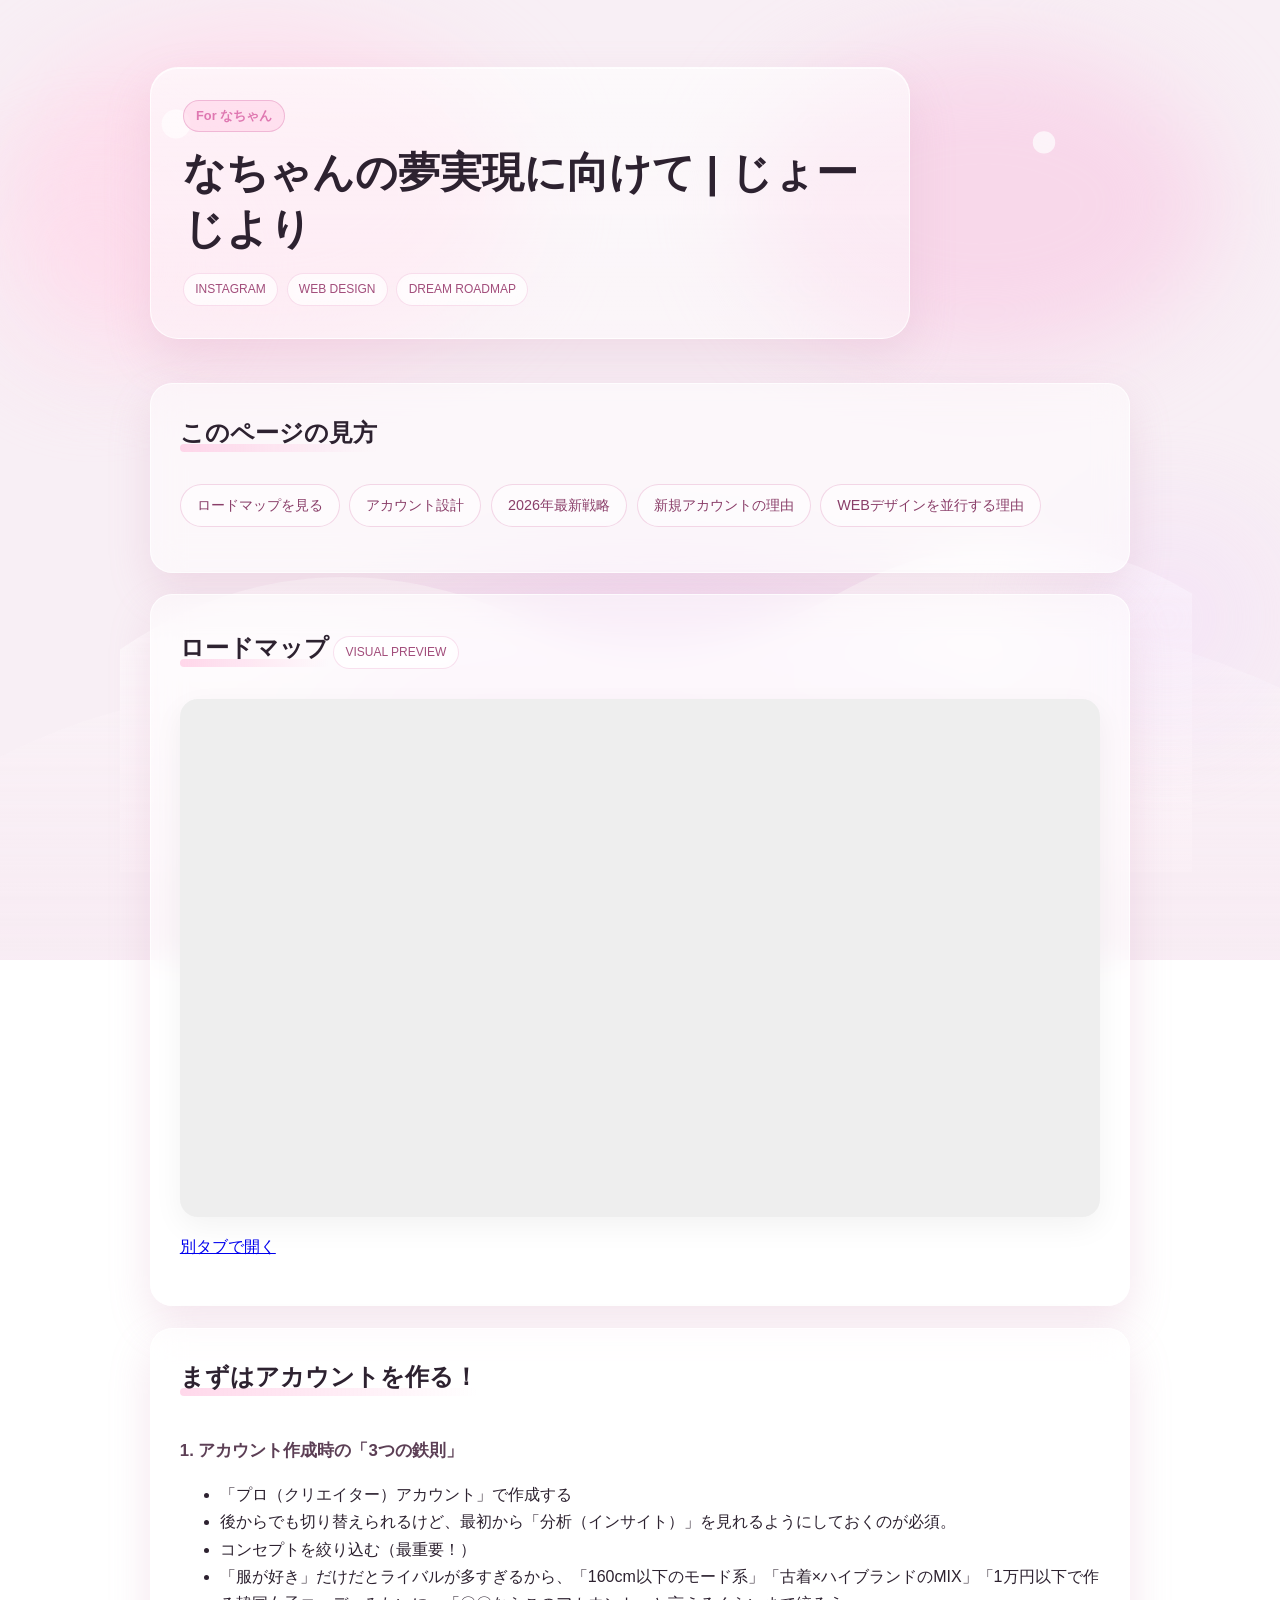
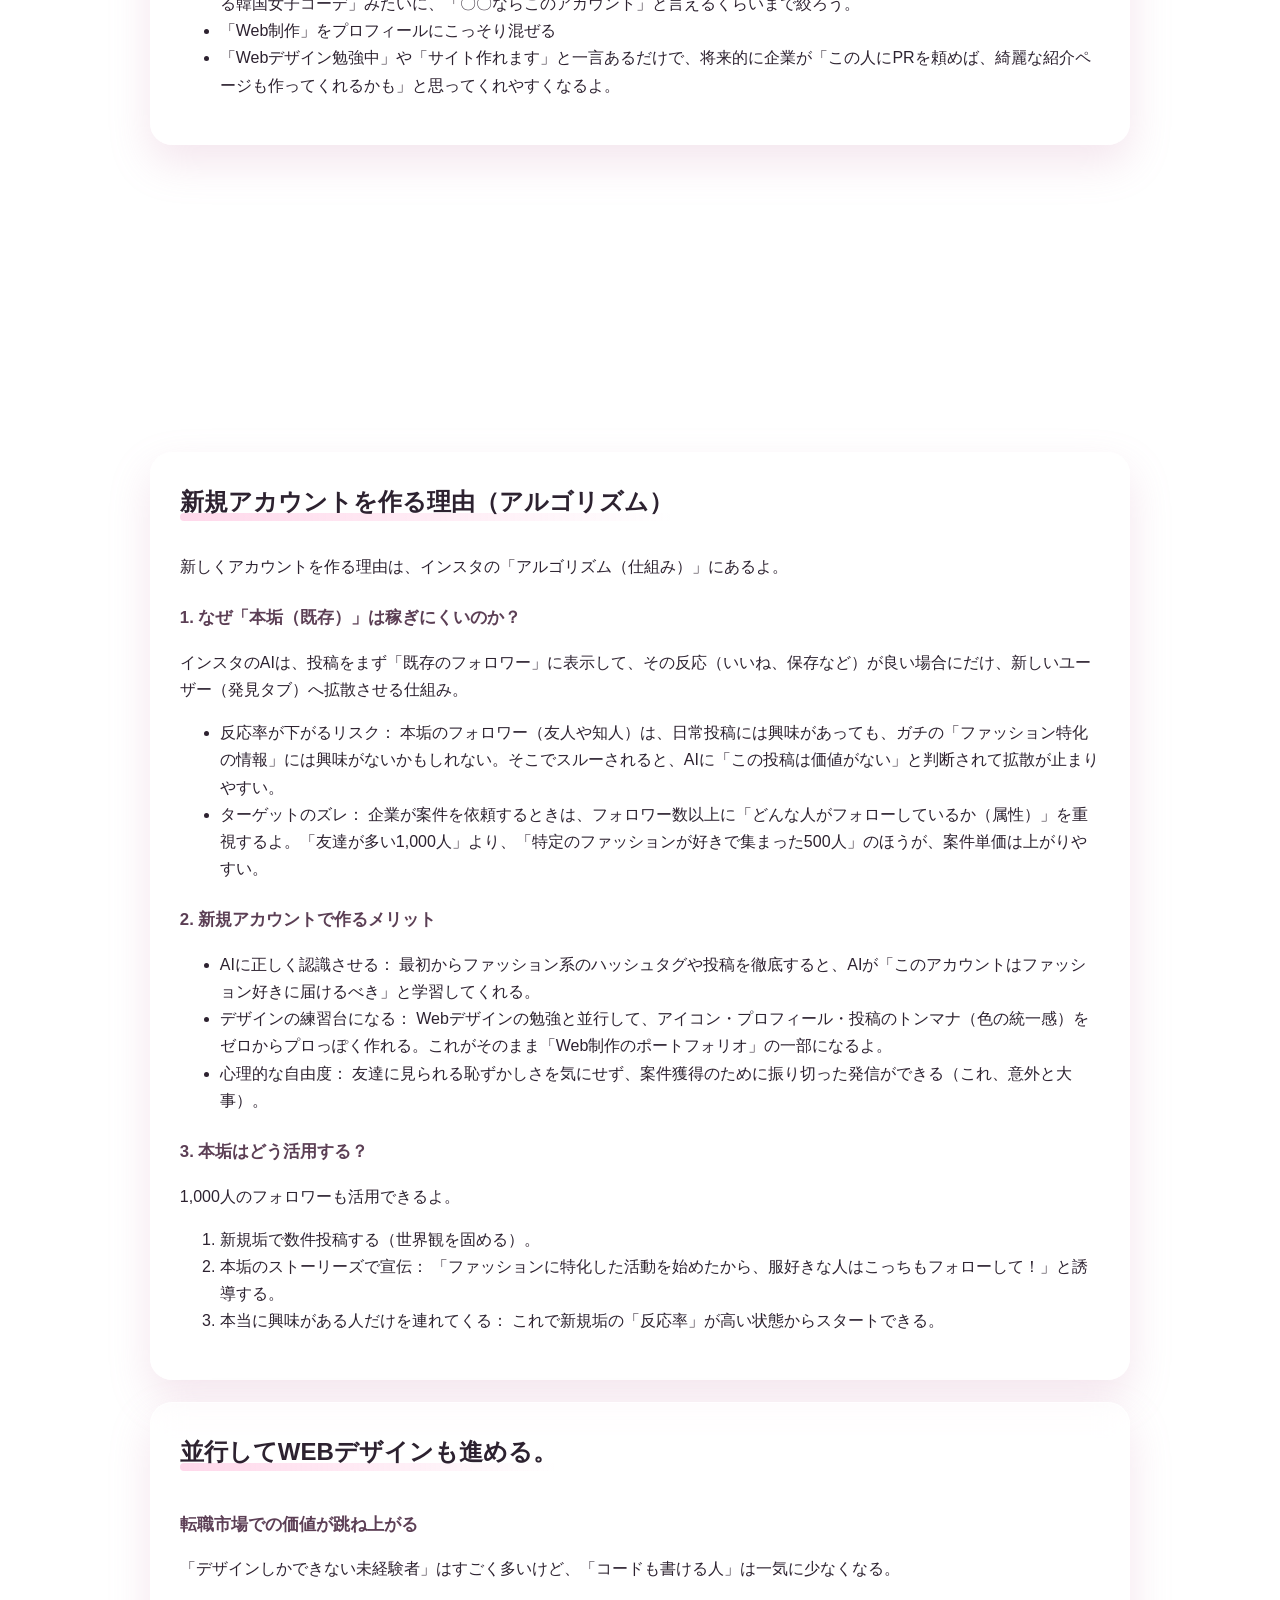
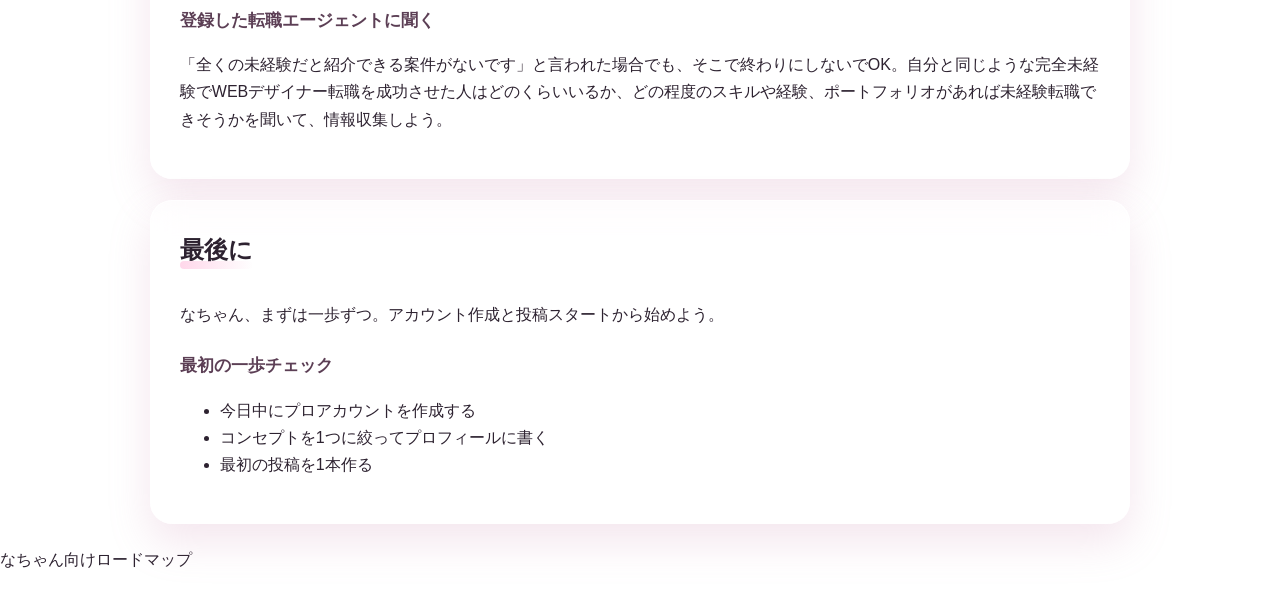
<file: index.html>
<!DOCTYPE html>
<html lang="ja">
  <head>
    <meta charset="UTF-8" />
    <meta name="viewport" content="width=device-width, initial-scale=1.0" />
    <title>なちゃんの夢実現に向けて | じょーじより</title>
    <link rel="stylesheet" href="./styles.css" />
    <style>
      /* 追加セクション用のボタンデザイン */
      .btn-wrapper {
        text-align: center;
        margin-top: 20px;
      }
      .detail-btn {
        display: inline-block;
        padding: 14px 30px;
        background: linear-gradient(135deg, #ff9a9e 0%, #fad0c4 100%);
        color: #fff;
        text-decoration: none;
        border-radius: 50px;
        font-weight: bold;
        box-shadow: 0 4px 15px rgba(255, 154, 158, 0.3);
        transition: transform 0.3s ease, box-shadow 0.3s ease;
      }
      .detail-btn:hover {
        transform: translateY(-2px);
        box-shadow: 0 6px 20px rgba(255, 154, 158, 0.5);
      }
    </style>
  </head>
  <body>
    <div class="mobile-topbar" aria-hidden="true">
      <p>なちゃんの夢実現に向けて</p>
      <span>じょーじより</span>
    </div>

    <header class="hero">
      <div class="container">
        <div class="hero-panel">
          <p class="badge">For なちゃん</p>
          <h1>なちゃんの夢実現に向けて | じょーじより</h1>
          <div class="hero-meta">
            <span>Instagram</span>
            <span>Web Design</span>
            <span>Dream Roadmap</span>
          </div>
        </div>
      </div>
    </header>

    <main class="container">
      <section class="card">
        <h2>このページの見方</h2>
        <ul class="quick-links">
          <li><a href="#canva">ロードマップを見る</a></li>
          <li><a href="#account">アカウント設計</a></li>
          <li><a href="#strategy2026">2026年最新戦略</a></li> <!-- リンク追加 -->
          <li><a href="#algorithm">新規アカウントの理由</a></li>
          <li><a href="#web-design">WEBデザインを並行する理由</a></li>
        </ul>
      </section>

      <section class="card" id="canva">
        <h2>ロードマップ</h2>
        <p class="eyebrow">Visual Preview</p>
        <div class="canva-embed-wrap">
          <iframe
            src="https://www.canva.com/design/DAHIQDkXpFA/n72L05N-6GajYRprVEq0FQ/view?embed"
            class="canva-embed"
            loading="lazy"
            allowfullscreen
            title="ロードマップデザイン"
          ></iframe>
        </div>
        <p><a href="https://www.canva.com/design/DAHIQDkXpFA/n72L05N-6GajYRprVEq0FQ/view?utm_content=DAHIQDkXpFA&utm_campaign=designshare&utm_medium=link2&utm_source=uniquelinks&utlId=h8fe95a4e21" target="_blank" rel="noopener noreferrer">別タブで開く</a></p>
      </section>

      <section class="card" id="account">
        <h2>まずはアカウントを作る！</h2>
        <h3>1. アカウント作成時の「3つの鉄則」</h3>
        <ul>
          <li>「プロ（クリエイター）アカウント」で作成する</li>
          <li>後からでも切り替えられるけど、最初から「分析（インサイト）」を見れるようにしておくのが必須。</li>
          <li>コンセプトを絞り込む（最重要！）</li>
          <li>「服が好き」だけだとライバルが多すぎるから、「160cm以下のモード系」「古着×ハイブランドのMIX」「1万円以下で作る韓国女子コーデ」みたいに、「〇〇ならこのアカウント」と言えるくらいまで絞ろう。</li>
          <li>「Web制作」をプロフィールにこっそり混ぜる</li>
          <li>「Webデザイン勉強中」や「サイト作れます」と一言あるだけで、将来的に企業が「この人にPRを頼めば、綺麗な紹介ページも作ってくれるかも」と思ってくれやすくなるよ。</li>
        </ul>
      </section>

      <!-- ★ここから挿入した新セクション -->
      <section class="card" id="strategy2026">
        <h2>【最新】2026年のインスタ戦略</h2>
        <p class="eyebrow">Advanced Strategy</p>
        <p>
          2026年のInstagramは、AIによる画像解析と「送信数（DMシェア）」が鍵！<br>
          Webデザイナーのスキルを活かした、最新の伸ばし方を別ページに詳しくまとめました。
        </p>
        <div class="btn-wrapper">
          <a href="instagram-growth.html" class="detail-btn">
            最新の戦略を詳しく見る →
          </a>
        </div>
      </section>
      <!-- ★ここまで -->

      <section class="card" id="algorithm">
        <h2>新規アカウントを作る理由（アルゴリズム）</h2>
        <p>
          新しくアカウントを作る理由は、インスタの「アルゴリズム（仕組み）」にあるよ。
        </p>
        <h3>1. なぜ「本垢（既存）」は稼ぎにくいのか？</h3>
        <p>
          インスタのAIは、投稿をまず「既存のフォロワー」に表示して、その反応（いいね、保存など）が良い場合にだけ、新しいユーザー（発見タブ）へ拡散させる仕組み。
        </p>
        <ul>
          <li>反応率が下がるリスク： 本垢のフォロワー（友人や知人）は、日常投稿には興味があっても、ガチの「ファッション特化の情報」には興味がないかもしれない。そこでスルーされると、AIに「この投稿は価値がない」と判断されて拡散が止まりやすい。</li>
          <li>ターゲットのズレ： 企業が案件を依頼するときは、フォロワー数以上に「どんな人がフォローしているか（属性）」を重視するよ。「友達が多い1,000人」より、「特定のファッションが好きで集まった500人」のほうが、案件単価は上がりやすい。</li>
        </ul>
        <h3>2. 新規アカウントで作るメリット</h3>
        <ul>
          <li>AIに正しく認識させる： 最初からファッション系のハッシュタグや投稿を徹底すると、AIが「このアカウントはファッション好きに届けるべき」と学習してくれる。</li>
          <li>デザインの練習台になる： Webデザインの勉強と並行して、アイコン・プロフィール・投稿のトンマナ（色の統一感）をゼロからプロっぽく作れる。これがそのまま「Web制作のポートフォリオ」の一部になるよ。</li>
          <li>心理的な自由度： 友達に見られる恥ずかしさを気にせず、案件獲得のために振り切った発信ができる（これ、意外と大事）。</li>
        </ul>
        <h3>3. 本垢はどう活用する？</h3>
        <p>1,000人のフォロワーも活用できるよ。</p>
        <ol>
          <li>新規垢で数件投稿する（世界観を固める）。</li>
          <li>本垢のストーリーズで宣伝： 「ファッションに特化した活動を始めたから、服好きな人はこっちもフォローして！」と誘導する。</li>
          <li>本当に興味がある人だけを連れてくる： これで新規垢の「反応率」が高い状態からスタートできる。</li>
        </ol>
      </section>

      <section class="card" id="web-design">
        <h2>並行してWEBデザインも進める。</h2>
        <h3>転職市場での価値が跳ね上がる</h3>
        <p>「デザインしかできない未経験者」はすごく多いけど、「コードも書ける人」は一気に少なくなる。</p>
        <h3>登録した転職エージェントに聞く</h3>
        <p>
          「全くの未経験だと紹介できる案件がないです」と言われた場合でも、そこで終わりにしないでOK。自分と同じような完全未経験でWEBデザイナー転職を成功させた人はどのくらいいるか、どの程度のスキルや経験、ポートフォリオがあれば未経験転職できそうかを聞いて、情報収集しよう。
        </p>
      </section>

      <section class="card">
        <h2>最後に</h2>
        <p>なちゃん、まずは一歩ずつ。アカウント作成と投稿スタートから始めよう。</p>
        <h3>最初の一歩チェック</h3>
        <ul>
          <li>今日中にプロアカウントを作成する</li>
          <li>コンセプトを1つに絞ってプロフィールに書く</li>
          <li>最初の投稿を1本作る</li>
        </ul>
      </section>
    </main>

    <footer class="footer">
      <p>なちゃん向けロードマップ</p>
    </footer>

    <nav class="mobile-dock" aria-label="モバイルショートカット">
      <a href="#canva"><span>Visual</span></a>
      <a href="#account"><span>Account</span></a>
      <a href="#strategy2026"><span>2026</span></a> <!-- ドックにも追加 -->
      <a href="#algorithm"><span>Growth</span></a>
      <a href="#web-design"><span>Design</span></a>
    </nav>

    <script>
      (function () {
        var cards = document.querySelectorAll(".card");
        if (!cards.length) return;

        cards.forEach(function (card) {
          card.classList.add("reveal-ready");
        });

        if (!("IntersectionObserver" in window)) {
          cards.forEach(function (card) {
            card.classList.add("is-visible");
          });
          return;
        }

        var observer = new IntersectionObserver(
          function (entries) {
            entries.forEach(function (entry) {
              if (!entry.isIntersecting) return;
              entry.target.classList.add("is-visible");
              observer.unobserve(entry.target);
            });
          },
          { threshold: 0.16, rootMargin: "0px 0px -8% 0px" }
        );

        cards.forEach(function (card) {
          observer.observe(card);
        });
      })();
    </script>
  </body>
</html>
</file>
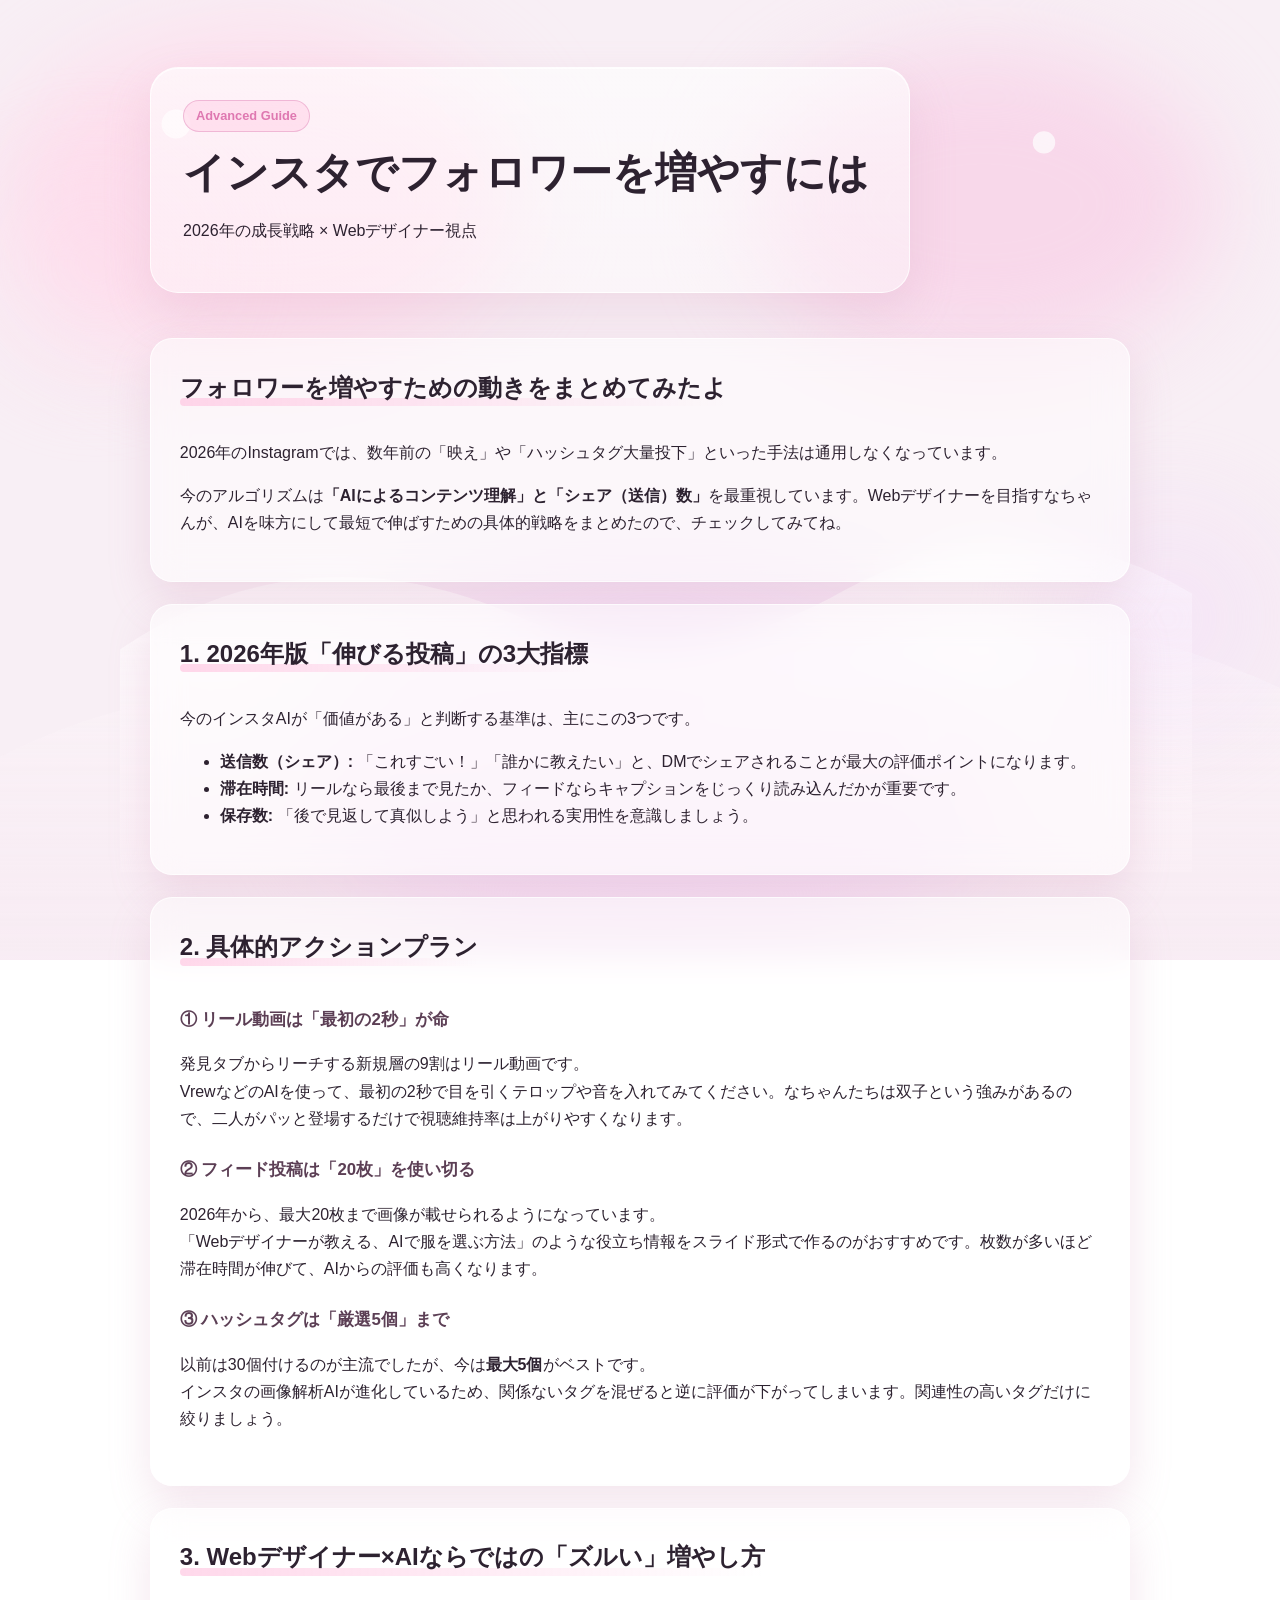
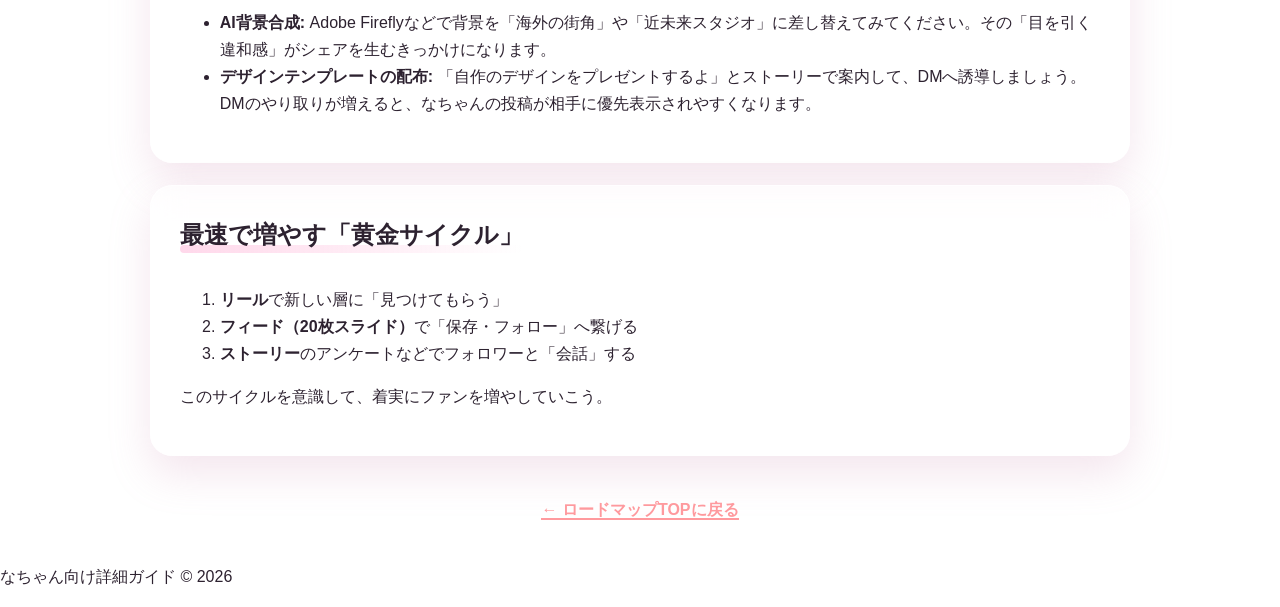
<file: instagram-growth.html>
<!DOCTYPE html>
<html lang="ja">
<head>
  <meta charset="UTF-8" />
  <meta name="viewport" content="width=device-width, initial-scale=1.0" />
  <title>2026年インスタ攻略ガイド | なちゃんへ</title>
  <link rel="stylesheet" href="./styles.css" />
</head>
<body>
  <div class="mobile-topbar" aria-hidden="true">
    <p>Instagram Strategy 2026</p>
    <span>なちゃん専用ガイド</span>
  </div>

  <header class="hero">
    <div class="container">
      <div class="hero-panel">
        <p class="badge">Advanced Guide</p>
        <h1>インスタでフォロワーを増やすには</h1>
        <p>2026年の成長戦略 × Webデザイナー視点</p>
      </div>
    </div>
  </header>

  <main class="container">
    <section class="card reveal-ready is-visible">
      <h2>フォロワーを増やすための動きをまとめてみたよ</h2>
      <p>
        2026年のInstagramでは、数年前の「映え」や「ハッシュタグ大量投下」といった手法は通用しなくなっています。
      </p>
      <p>
        今のアルゴリズムは<strong>「AIによるコンテンツ理解」と「シェア（送信）数」</strong>を最重視しています。Webデザイナーを目指すなちゃんが、AIを味方にして最短で伸ばすための具体的戦略をまとめたので、チェックしてみてね。
      </p>
    </section>

    <section class="card reveal-ready is-visible">
      <h2>1. 2026年版「伸びる投稿」の3大指標</h2>
      <p>今のインスタAIが「価値がある」と判断する基準は、主にこの3つです。</p>
      <ul>
        <li><strong>送信数（シェア）:</strong> 「これすごい！」「誰かに教えたい」と、DMでシェアされることが最大の評価ポイントになります。</li>
        <li><strong>滞在時間:</strong> リールなら最後まで見たか、フィードならキャプションをじっくり読み込んだかが重要です。</li>
        <li><strong>保存数:</strong> 「後で見返して真似しよう」と思われる実用性を意識しましょう。</li>
      </ul>
    </section>

    <section class="card reveal-ready is-visible">
      <h2>2. 具体的アクションプラン</h2>
      <div style="margin-bottom: 1.5rem;">
        <h3>① リール動画は「最初の2秒」が命</h3>
        <p>
          発見タブからリーチする新規層の9割はリール動画です。<br>
          VrewなどのAIを使って、最初の2秒で目を引くテロップや音を入れてみてください。なちゃんたちは双子という強みがあるので、二人がパッと登場するだけで視聴維持率は上がりやすくなります。
        </p>
      </div>

      <div style="margin-bottom: 1.5rem;">
        <h3>② フィード投稿は「20枚」を使い切る</h3>
        <p>
          2026年から、最大20枚まで画像が載せられるようになっています。<br>
          「Webデザイナーが教える、AIで服を選ぶ方法」のような役立ち情報をスライド形式で作るのがおすすめです。枚数が多いほど滞在時間が伸びて、AIからの評価も高くなります。
        </p>
      </div>

      <div style="margin-bottom: 1.5rem;">
        <h3>③ ハッシュタグは「厳選5個」まで</h3>
        <p>
          以前は30個付けるのが主流でしたが、今は<strong>最大5個</strong>がベストです。<br>
          インスタの画像解析AIが進化しているため、関係ないタグを混ぜると逆に評価が下がってしまいます。関連性の高いタグだけに絞りましょう。
        </p>
      </div>
    </section>

    <section class="card reveal-ready is-visible">
      <h2>3. Webデザイナー×AIならではの「ズルい」増やし方</h2>
      <ul>
        <li><strong>AI背景合成:</strong> Adobe Fireflyなどで背景を「海外の街角」や「近未来スタジオ」に差し替えてみてください。その「目を引く違和感」がシェアを生むきっかけになります。</li>
        <li><strong>デザインテンプレートの配布:</strong> 「自作のデザインをプレゼントするよ」とストーリーで案内して、DMへ誘導しましょう。DMのやり取りが増えると、なちゃんの投稿が相手に優先表示されやすくなります。</li>
      </ul>
    </section>

    <section class="card reveal-ready is-visible">
      <h2>最速で増やす「黄金サイクル」</h2>
      <ol>
        <li><strong>リール</strong>で新しい層に「見つけてもらう」</li>
        <li><strong>フィード（20枚スライド）</strong>で「保存・フォロー」へ繋げる</li>
        <li><strong>ストーリー</strong>のアンケートなどでフォロワーと「会話」する</li>
      </ol>
      <p style="margin-top: 1rem;">このサイクルを意識して、着実にファンを増やしていこう。</p>
    </section>

    <div style="text-align: center; margin: 40px 0;">
      <a href="index.html" style="color: #ff9a9e; text-decoration: none; font-weight: bold; border-bottom: 2px solid #ff9a9e;">
        ← ロードマップTOPに戻る
      </a>
    </div>
  </main>

  <footer class="footer">
    <p>なちゃん向け詳細ガイド &copy; 2026</p>
  </footer>

  <script>
    (function () {
      var cards = document.querySelectorAll(".card");
      cards.forEach(function (card) { card.classList.add("reveal-ready"); });
      var observer = new IntersectionObserver(function (entries) {
        entries.forEach(function (entry) {
          if (entry.isIntersecting) {
            entry.target.classList.add("is-visible");
            observer.unobserve(entry.target);
          }
        });
      }, { threshold: 0.1 });
      cards.forEach(function (card) { observer.observe(card); });
    })();
  </script>
</body>
</html>
</file>
<file: styles.css>
/* なちゃんの夢実現プロジェクト - 完成版スタイルシート
  Design Concept: Milky Fashion & Glassmorphism
*/

:root {
  --bg: #f7f0f6;
  --surface: rgba(255, 255, 255, 0.52);
  --surface-strong: rgba(255, 255, 255, 0.7);
  --text: #2d2230;
  --muted: #7a6473;
  --accent: #df78b1;
  --accent-soft: rgba(255, 214, 234, 0.64);
  --border: rgba(255, 255, 255, 0.72);
  --border-soft: rgba(255, 255, 255, 0.45);
  --shadow: 0 18px 42px rgba(206, 140, 177, 0.22);
  --blur: 16px;
}

@import url("https://fonts.googleapis.com/css2?family=M+PLUS+Rounded+1c:wght@400;500;700&display=swap");

*,
*::before,
*::after {
  box-sizing: border-box;
}

/* スムーズなスクロール挙動 */
html {
  scroll-behavior: smooth;
}

body {
  margin: 0;
  /* 本文は400、見出しは700でメリハリを強化 */
  font-family: "M PLUS Rounded 1c", "Hiragino Sans", "Yu Gothic UI", "Meiryo", sans-serif;
  font-weight: 400;
  color: var(--text);
  background:
    url("./images/milky-fashion-bg.svg") center top / cover no-repeat, /* 背景画像がない場合はグラデーションが適用されます */
    radial-gradient(120% 80% at 0% 0%, rgba(255, 255, 255, 0.8) 0%, transparent 55%),
    radial-gradient(95% 65% at 100% 15%, rgba(255, 224, 240, 0.65) 0%, transparent 52%),
    linear-gradient(170deg, #f8f1f7 0%, #f3eaf1 45%, #efe5ed 100%);
  background-attachment: fixed;
  line-height: 1.7;
  overflow-x: hidden;
}

/* 背景の浮遊する光の玉 */
body::before,
body::after {
  content: "";
  position: fixed;
  inset: auto;
  width: 24rem;
  height: 24rem;
  border-radius: 999px;
  z-index: -1;
  pointer-events: none;
  filter: blur(18px);
  opacity: 0.4; /* 少し透明度を下げて上品に */
  animation: floatGlow 14s ease-in-out infinite;
}

body::before {
  top: 8%;
  left: -6rem;
  background: radial-gradient(circle, rgba(255, 219, 236, 0.95) 0%, rgba(255, 219, 236, 0) 68%);
}

body::after {
  right: -5rem;
  bottom: 10%;
  background: radial-gradient(circle, rgba(240, 214, 248, 0.95) 0%, rgba(240, 214, 248, 0) 68%);
  animation-delay: -6s;
}

.container {
  width: min(980px, 92vw);
  margin-inline: auto;
}

/* PCでは非表示 */
.mobile-topbar,
.mobile-dock {
  display: none;
}

/* --- Hero Section --- */
.hero {
  padding: 4.2rem 0 2.8rem;
  animation: fadeUp 0.8s ease both;
  position: relative;
}

.hero-panel {
  max-width: 760px;
  padding: clamp(1.5rem, 3vw, 2rem);
  border-radius: 28px;
  background: linear-gradient(180deg, rgba(255, 255, 255, 0.62), rgba(255, 255, 255, 0.4));
  border: 1px solid rgba(255, 255, 255, 0.72);
  backdrop-filter: blur(18px);
  -webkit-backdrop-filter: blur(18px);
  box-shadow:
    0 20px 48px rgba(206, 140, 177, 0.2),
    inset 0 1px 0 rgba(255, 255, 255, 0.75);
  position: relative;
  overflow: hidden;
}

.badge {
  display: inline-block;
  margin: 0 0 0.8rem;
  padding: 0.25rem 0.75rem;
  font-size: 0.8rem;
  font-weight: 700;
  color: var(--accent);
  background: var(--accent-soft);
  border: 1px solid rgba(211, 106, 165, 0.35);
  border-radius: 999px;
}

h1 {
  margin: 0;
  font-size: clamp(1.78rem, 3.8vw, 2.6rem);
  line-height: 1.35;
  font-weight: 700;
}

.hero-meta {
  display: flex;
  flex-wrap: wrap;
  gap: 0.55rem;
  margin-top: 1rem;
}

.hero-meta span,
.eyebrow {
  display: inline-flex;
  padding: 0.32rem 0.7rem;
  border-radius: 999px;
  background: rgba(255, 255, 255, 0.58);
  border: 1px solid rgba(223, 120, 177, 0.22);
  color: #a24d7b;
  font-size: 0.75rem;
  text-transform: uppercase;
  backdrop-filter: blur(8px);
}

/* --- Cards --- */
.card {
  background: var(--surface);
  backdrop-filter: blur(var(--blur));
  -webkit-backdrop-filter: blur(var(--blur));
  border: 1px solid var(--border);
  border-radius: 22px;
  box-shadow: var(--shadow);
  padding: clamp(1.1rem, 2.5vw, 1.8rem);
  margin-bottom: 1.35rem;
  transition: transform 0.35s ease, box-shadow 0.35s ease;
}

.card:hover {
  transform: translateY(-6px) scale(1.005);
  box-shadow: 0 22px 48px rgba(206, 140, 177, 0.26);
}

/* スクロールアニメーション用 */
.reveal-ready {
  opacity: 0;
  transform: translateY(20px);
  transition: opacity 0.8s ease, transform 0.8s cubic-bezier(0.22, 1, 0.36, 1);
}

.reveal-ready.is-visible {
  opacity: 1;
  transform: translateY(0);
}

h2 {
  margin: 0 0 0.9rem;
  font-size: clamp(1.2rem, 2.5vw, 1.5rem);
  font-weight: 700;
  position: relative;
  display: inline-block;
}

h2::after {
  content: "";
  position: absolute;
  left: 0;
  bottom: 2px;
  width: 100%;
  height: 8px;
  background: linear-gradient(90deg, rgba(255, 190, 221, 0.6), rgba(255, 214, 234, 0));
  z-index: -1;
  border-radius: 4px;
}

h3 {
  margin: 1.5rem 0 0.5rem;
  font-size: 1.05rem;
  color: #5c3f55;
  font-weight: 700;
}

/* --- Links & Lists --- */
.quick-links {
  list-style: none;
  padding: 0;
  display: flex;
  flex-wrap: wrap;
  gap: 0.6rem;
}

.quick-links a {
  display: inline-block;
  padding: 0.5rem 1rem;
  border: 1px solid rgba(211, 106, 165, 0.25);
  border-radius: 999px;
  text-decoration: none;
  color: #8a3e69;
  background: rgba(255, 255, 255, 0.5);
  font-size: 0.9rem;
  transition: all 0.25s ease;
}

.quick-links a:hover {
  background: var(--accent-soft);
  transform: translateY(-2px);
  border-color: var(--accent);
}

/* --- Canva Embed --- */
.canva-embed-wrap {
  margin-top: 1rem;
  border-radius: 18px;
  overflow: hidden;
  box-shadow: 0 10px 30px rgba(0,0,0,0.05);
  aspect-ratio: 16 / 9; /* レスポンシブ対応の核 */
  background: #eee;
}

.canva-embed {
  width: 100%;
  height: 100%;
  border: none;
}

/* --- Mobile Styles --- */
@media (max-width: 760px) {
  body {
    padding-top: 3.5rem;
    padding-bottom: 5rem;
  }

  .mobile-topbar {
    display: flex;
    position: fixed;
    top: 10px;
    left: 10px;
    right: 10px;
    padding: 0.7rem 1rem;
    background: rgba(255, 255, 255, 0.8);
    backdrop-filter: blur(10px);
    border-radius: 15px;
    justify-content: space-between;
    z-index: 100;
    box-shadow: 0 4px 15px rgba(0,0,0,0.05);
  }

  .mobile-dock {
    display: grid;
    grid-template-columns: repeat(4, 1fr);
    position: fixed;
    bottom: 15px;
    left: 10px;
    right: 10px;
    gap: 8px;
    padding: 8px;
    background: rgba(255, 255, 255, 0.8);
    backdrop-filter: blur(10px);
    border-radius: 20px;
    z-index: 100;
    box-shadow: 0 -4px 15px rgba(0,0,0,0.05);
  }

  .mobile-dock a {
    text-decoration: none;
    font-size: 0.65rem;
    text-align: center;
    padding: 8px 0;
    color: var(--accent);
    background: white;
    border-radius: 12px;
    font-weight: 700;
  }

  .canva-embed-wrap {
    aspect-ratio: 9 / 13; /* スマホでは縦長に見やすく */
  }
}

/* Animations */
@keyframes fadeUp {
  from { opacity: 0; transform: translateY(20px); }
  to { opacity: 1; transform: translateY(0); }
}

@keyframes floatGlow {
  0%, 100% { transform: translate(0, 0); }
  50% { transform: translate(10px, -20px); }
}
</file>
